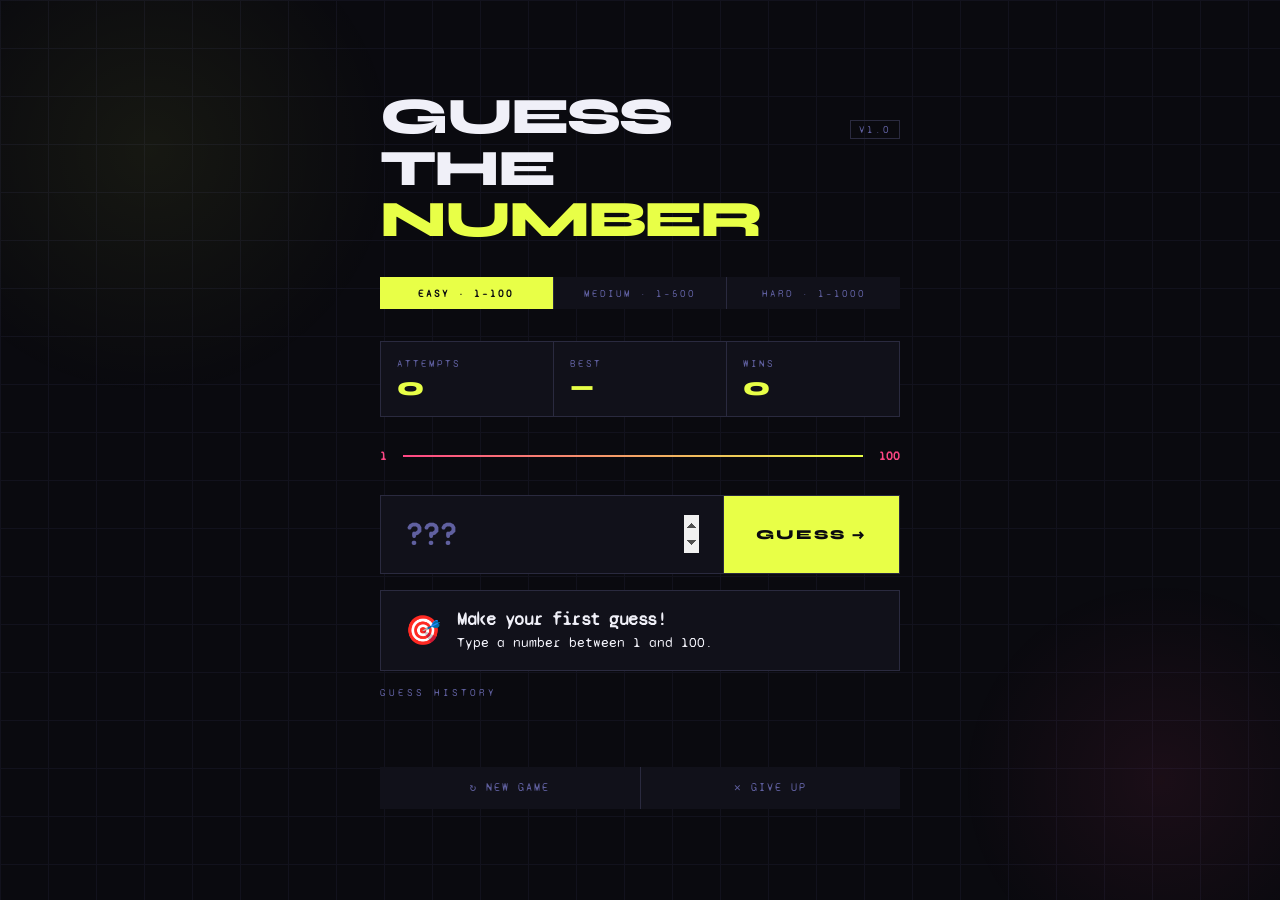
<file: Projec/index.html>
<!DOCTYPE html>
<html lang="en">
<head>
  <meta charset="UTF-8" />
  <meta name="viewport" content="width=device-width, initial-scale=1.0"/>
  <title>Number Guessing Game</title>
  <link href="https://fonts.googleapis.com/css2?family=Syne+Mono&family=Syne:wght@700;800&display=swap" rel="stylesheet"/>
  <link href="style.css" rel="stylesheet" />
</head>
<body>
<div class="orb2"></div>

<!-- Win Overlay -->
<div class="win-overlay" id="winOverlay">
  <div class="win-number" id="winNumber">42</div>
  <div class="win-text">🎉 You got it!</div>
  <div class="win-sub" id="winSub">Solved in 5 guesses</div>
  <button class="win-play-again" onclick="startNewGame()">Play Again</button>
</div>

<div class="wrapper">
  <div class="header">
    <h1>Guess the <span>Number</span></h1>
    <span class="tag">v1.0</span>
  </div>

  <!-- Difficulty -->
  <div class="difficulty">
    <button class="diff-btn active" data-range="100" onclick="setDifficulty(this, 100)">Easy · 1–100</button>
    <button class="diff-btn" data-range="500" onclick="setDifficulty(this, 500)">Medium · 1–500</button>
    <button class="diff-btn" data-range="1000" onclick="setDifficulty(this, 1000)">Hard · 1–1000</button>
  </div>

  <!-- Stats -->
  <div class="stats">
    <div class="stat">
      <span class="stat-label">Attempts</span>
      <span class="stat-value" id="attemptsVal">0</span>
    </div>
    <div class="stat">
      <span class="stat-label">Best</span>
      <span class="stat-value" id="bestVal">—</span>
    </div>
    <div class="stat">
      <span class="stat-label">Wins</span>
      <span class="stat-value" id="winsVal">0</span>
    </div>
  </div>

  <!-- Range bar -->
  <div class="range-bar">
    <span class="range-num" id="rangeLow">1</span>
    <div class="range-track">
      <div class="range-fill" id="rangeFill"></div>
      <div class="range-pointer" id="rangePointer"></div>
    </div>
    <span class="range-num" id="rangeHigh">100</span>
  </div>

  <!-- Input -->
  <div class="input-area">
    <input
      class="guess-input"
      id="guessInput"
      type="number"
      placeholder="???"
      min="1"
      autocomplete="off"
    />
    <button class="guess-btn" id="guessBtn" onclick="makeGuess()">Guess →</button>
  </div>

  <!-- Feedback -->
  <div class="feedback" id="feedback">
    <span class="feedback-icon">🎯</span>
    <div class="feedback-text">
      <strong>Make your first guess!</strong>
      Type a number and hit Guess.
    </div>
  </div>

  <!-- History -->
  <div class="history-label">Guess History</div>
  <div class="history" id="history"></div>

  <!-- Actions -->
  <div class="actions">
    <button class="action-btn" onclick="startNewGame()">↻ New Game</button>
    <button class="action-btn danger" onclick="giveUp()">✕ Give Up</button>
  </div>
</div>

<script src="script.js"></script>

</body>
</html>
</file>
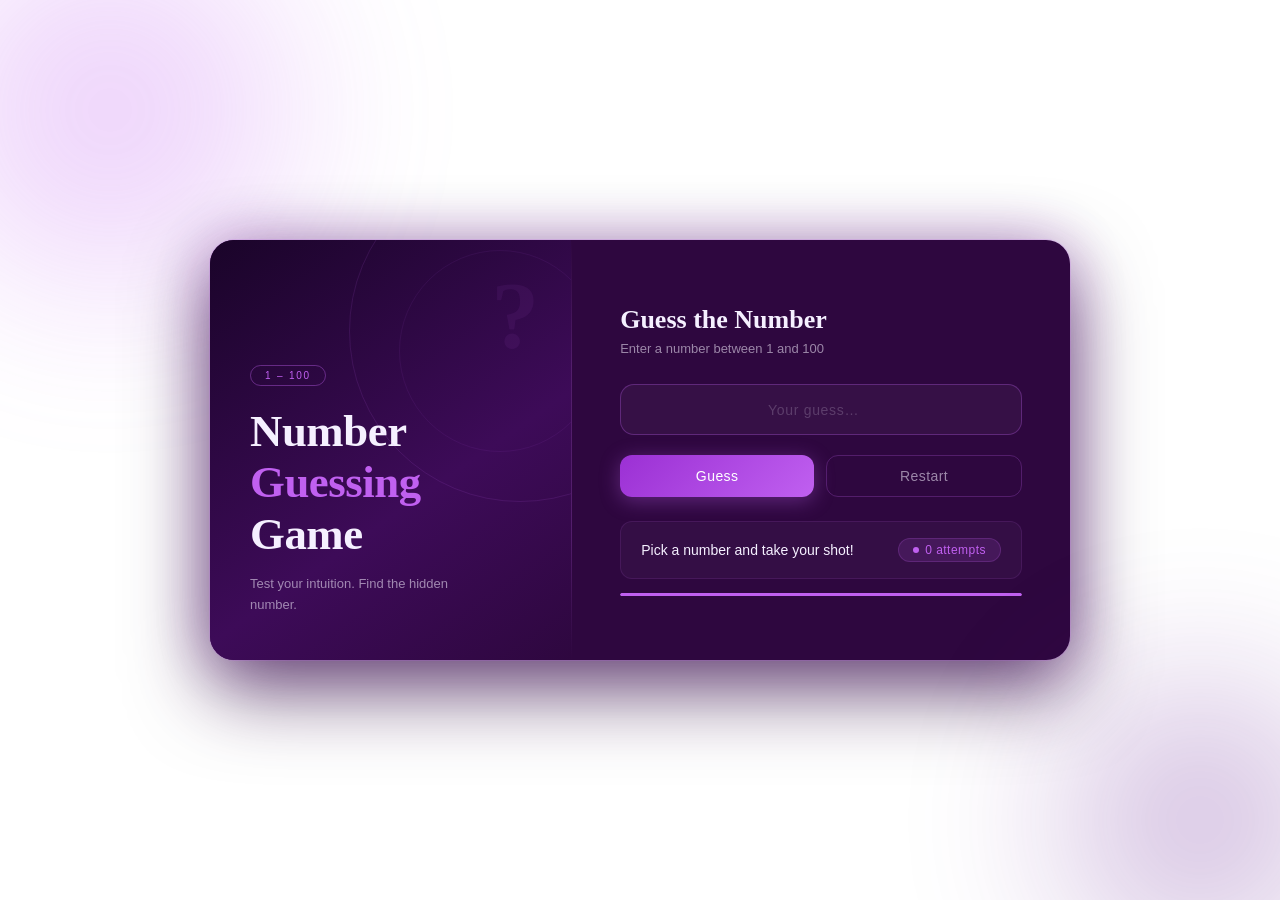
<file: Projec/Second Game/numberGuessingGame.html>
<!DOCTYPE html>
<html lang="en">
<head>
    <meta charset="UTF-8">
    <meta name="viewport" content="width=device-width, initial-scale=1.0">
    <link rel="stylesheet" href="style.css" />
    <title>Number Guessing Game</title>
</head>
<body>

    <!-- <div class="great-div">
        <div class="parent-container">
            <div class="main-heading-div left-panel">
                <h2><span>Number</span> <br/> Guessing Game</h2>
            </div>

            <div class="main-container right-panel">
                    <div class="heading-div">
                        <h4>Guess the Number</h4>
                        <p>Enter a number between 1 to 100</p>
                    </div>

                    <div class="input-number-div">
                        <input type="text" id="guessInput" />
                    </div>

                    <div class="btn-div">
                        <button onclick="checkGuess()">Guess</button>
                        <button onclick="resetGame()">Restart</button>
                    </div>

                    <div class="result-div">
                        <p id="message"></p>
                    </div>
                    
                    <div class="attemts-div">
                        <p id="attempts">Attempts: 0</p>
                    </div>

                    <p id="right-message"> &#169 Create and Designed By Vivek Gupta</p>
            </div>
        </div>
    </div> -->

    <script src="script.js"></script>
  

    <div class="card">
    <!-- Left Panel -->
    <div class="left-panel">
        <div class="decorative-number" id="decorNum">?</div>
        <div class="badge">1 – 100</div>
        <h1>Number<br><span>Guessing</span><br>Game</h1>
        <p class="tagline">Test your intuition. Find the hidden number.</p>
    </div>
 
    <div class="divider"></div>
 
    <!-- Right Panel -->
    <div class="right-panel">
        <div class="game-title">Guess the Number</div>
        <div class="game-subtitle">Enter a number between 1 and 100</div>
 
        <div class="input-wrap">
            <input type="number" id="guessInput" min="1" max="100" placeholder="Your guess…" />
        </div>
 
        <div class="btn-row">
            <button class="btn btn-primary" id="guessBtn">Guess</button>
            <button class="btn btn-secondary" id="restartBtn">Restart</button>
        </div>
 
        <div class="feedback-area">
            <span class="result-text" id="resultText">Pick a number and take your shot!</span>
            <div class="attempts-badge">
                <div class="dot" id="dot"></div>
                <span id="attemptsText">0 attempts</span>
            </div>
        </div>
 
        <div class="range-hint">
            <div class="bar" id="rangeBar"></div>
        </div>
    </div>
    </div>
    
</body>
</html>
</file>
<file: Projec/style.css>
*, *::before, *::after { box-sizing: border-box; margin: 0; padding: 0; }

    :root {
      --bg: #0a0a0f;
      --panel: #11111a;
      --border: #2a2a3f;
      --accent: #e8ff47;
      --accent2: #ff4785;
      --text: #f0f0f8;
      --muted: #6060a0;
      --correct: #47ffb2;
      --wrong-high: #ff6b47;
      --wrong-low: #479eff;
      --radius: 4px;
    }

    body {
      background: var(--bg);
      color: var(--text);
      font-family: 'Syne', sans-serif;
      min-height: 100vh;
      display: flex;
      align-items: center;
      justify-content: center;
      padding: 2rem;
      position: relative;
      overflow: hidden;
    }

    /* Background grid */
    body::before {
      content: '';
      position: fixed;
      inset: 0;
      background-image:
        linear-gradient(var(--border) 1px, transparent 1px),
        linear-gradient(90deg, var(--border) 1px, transparent 1px);
      background-size: 48px 48px;
      opacity: 0.3;
      pointer-events: none;
    }

    /* Glow orbs */
    body::after {
      content: '';
      position: fixed;
      width: 500px; height: 500px;
      border-radius: 50%;
      background: radial-gradient(circle, rgba(232,255,71,0.06) 0%, transparent 70%);
      top: -100px; left: -100px;
      pointer-events: none;
    }

    .orb2 {
      position: fixed;
      width: 400px; height: 400px;
      border-radius: 50%;
      background: radial-gradient(circle, rgba(255,71,133,0.07) 0%, transparent 70%);
      bottom: -80px; right: -80px;
      pointer-events: none;
    }

    .wrapper {
      width: 100%;
      max-width: 520px;
      position: relative;
      z-index: 1;
    }

    /* Header */
    .header {
      margin-bottom: 2rem;
      display: flex;
      align-items: baseline;
      gap: 1rem;
    }
    .header h1 {
      font-size: clamp(2rem, 6vw, 3.2rem);
      font-weight: 800;
      letter-spacing: -2px;
      line-height: 1;
      text-transform: uppercase;
    }
    .header h1 span { color: var(--accent); }
    .tag {
      font-family: 'Syne Mono', monospace;
      font-size: 0.65rem;
      color: var(--muted);
      border: 1px solid var(--border);
      padding: 2px 8px;
      letter-spacing: 2px;
      text-transform: uppercase;
    }

    /* Stat row */
    .stats {
      display: grid;
      grid-template-columns: repeat(3, 1fr);
      gap: 1px;
      background: var(--border);
      border: 1px solid var(--border);
      margin-bottom: 2rem;
    }
    .stat {
      background: var(--panel);
      padding: 1rem;
      display: flex;
      flex-direction: column;
      gap: 4px;
    }
    .stat-label {
      font-family: 'Syne Mono', monospace;
      font-size: 0.6rem;
      letter-spacing: 2px;
      color: var(--muted);
      text-transform: uppercase;
    }
    .stat-value {
      font-size: 1.6rem;
      font-weight: 800;
      letter-spacing: -1px;
      line-height: 1;
      color: var(--accent);
      font-variant-numeric: tabular-nums;
    }

    /* Range display */
    .range-bar {
      display: flex;
      align-items: center;
      gap: 1rem;
      margin-bottom: 2rem;
      font-family: 'Syne Mono', monospace;
      font-size: 0.75rem;
    }
    .range-num { color: var(--accent2); font-weight: 700; }
    .range-track {
      flex: 1;
      height: 2px;
      background: var(--border);
      position: relative;
    }
    .range-fill {
      position: absolute;
      height: 100%;
      background: linear-gradient(90deg, var(--accent2), var(--accent));
      transition: left 0.4s ease, right 0.4s ease;
      left: 0; right: 0;
    }
    .range-pointer {
      position: absolute;
      top: 50%;
      transform: translate(-50%, -50%);
      width: 10px; height: 10px;
      background: var(--accent);
      clip-path: polygon(50% 0%, 100% 100%, 0% 100%);
      transition: left 0.4s ease;
      left: 50%;
      display: none;
    }

    /* Input area */
    .input-area {
      display: flex;
      gap: 1px;
      background: var(--border);
      border: 1px solid var(--border);
      margin-bottom: 1rem;
    }
    .guess-input {
      flex: 1;
      background: var(--panel);
      border: none;
      outline: none;
      font-family: 'Syne Mono', monospace;
      font-size: 2rem;
      font-weight: 700;
      color: var(--text);
      padding: 1.2rem 1.5rem;
      letter-spacing: -1px;
      caret-color: var(--accent);
      width: 0;
    }
    .guess-input::placeholder { color: var(--muted); }
    .guess-input:disabled { opacity: 0.5; cursor: not-allowed; }

    .guess-btn {
      background: var(--accent);
      border: none;
      color: #0a0a0f;
      font-family: 'Syne', sans-serif;
      font-weight: 800;
      font-size: 0.85rem;
      letter-spacing: 2px;
      text-transform: uppercase;
      padding: 0 2rem;
      cursor: pointer;
      transition: background 0.15s, transform 0.1s;
      white-space: nowrap;
    }
    .guess-btn:hover:not(:disabled) { background: #f5ff80; }
    .guess-btn:active:not(:disabled) { transform: scale(0.97); }
    .guess-btn:disabled { opacity: 0.4; cursor: not-allowed; }

    /* Feedback */
    .feedback {
      min-height: 4rem;
      display: flex;
      align-items: center;
      gap: 1rem;
      padding: 1rem 1.5rem;
      border: 1px solid var(--border);
      background: var(--panel);
      margin-bottom: 1rem;
      transition: all 0.3s;
      overflow: hidden;
    }
    .feedback-icon {
      font-size: 1.8rem;
      flex-shrink: 0;
      animation: pop 0.3s cubic-bezier(0.36, 0.07, 0.19, 0.97);
    }
    @keyframes pop {
      0%   { transform: scale(0.3) rotate(-10deg); opacity: 0; }
      60%  { transform: scale(1.3) rotate(4deg); }
      100% { transform: scale(1) rotate(0deg); opacity: 1; }
    }
    .feedback-text {
      font-family: 'Syne Mono', monospace;
      font-size: 0.85rem;
      line-height: 1.5;
    }
    .feedback-text strong {
      display: block;
      font-size: 1.1rem;
      letter-spacing: -0.5px;
    }
    .feedback.correct { border-color: var(--correct); }
    .feedback.high    { border-color: var(--wrong-high); }
    .feedback.low     { border-color: var(--wrong-low); }

    /* History */
    .history-label {
      font-family: 'Syne Mono', monospace;
      font-size: 0.6rem;
      letter-spacing: 3px;
      color: var(--muted);
      text-transform: uppercase;
      margin-bottom: 0.5rem;
    }
    .history {
      display: flex;
      flex-wrap: wrap;
      gap: 6px;
      min-height: 36px;
      margin-bottom: 1.5rem;
    }
    .guess-chip {
      font-family: 'Syne Mono', monospace;
      font-size: 0.75rem;
      padding: 4px 10px;
      border: 1px solid;
      letter-spacing: 1px;
      animation: slideIn 0.25s ease;
    }
    @keyframes slideIn {
      from { opacity: 0; transform: translateY(-6px); }
      to   { opacity: 1; transform: translateY(0); }
    }
    .chip-high  { border-color: var(--wrong-high); color: var(--wrong-high); }
    .chip-low   { border-color: var(--wrong-low);  color: var(--wrong-low); }
    .chip-correct { border-color: var(--correct); color: var(--correct); }

    /* Action buttons */
    .actions { display: flex; gap: 1px; background: var(--border); }
    .action-btn {
      flex: 1;
      background: var(--panel);
      border: none;
      color: var(--muted);
      font-family: 'Syne Mono', monospace;
      font-size: 0.7rem;
      letter-spacing: 2px;
      text-transform: uppercase;
      padding: 0.9rem;
      cursor: pointer;
      transition: color 0.15s, background 0.15s;
    }
    .action-btn:hover { color: var(--text); background: #1a1a2a; }
    .action-btn.danger:hover { color: var(--accent2); }

    /* Win overlay */
    .win-overlay {
      display: none;
      position: fixed;
      inset: 0;
      background: rgba(10,10,15,0.85);
      backdrop-filter: blur(8px);
      z-index: 100;
      align-items: center;
      justify-content: center;
      flex-direction: column;
      gap: 2rem;
      text-align: center;
      padding: 2rem;
    }
    .win-overlay.show { display: flex; }
    .win-number {
      font-size: clamp(4rem, 15vw, 8rem);
      font-weight: 800;
      color: var(--accent);
      letter-spacing: -4px;
      line-height: 1;
      animation: zoomIn 0.5s cubic-bezier(0.34, 1.56, 0.64, 1);
    }
    @keyframes zoomIn {
      from { transform: scale(0.3); opacity: 0; }
      to   { transform: scale(1); opacity: 1; }
    }
    .win-text {
      font-size: 1.5rem;
      font-weight: 800;
      text-transform: uppercase;
      letter-spacing: -1px;
    }
    .win-sub {
      font-family: 'Syne Mono', monospace;
      color: var(--muted);
      font-size: 0.85rem;
      letter-spacing: 1px;
    }
    .win-play-again {
      background: var(--accent);
      border: none;
      color: #0a0a0f;
      font-family: 'Syne', sans-serif;
      font-weight: 800;
      font-size: 1rem;
      letter-spacing: 2px;
      text-transform: uppercase;
      padding: 1rem 3rem;
      cursor: pointer;
      transition: background 0.15s, transform 0.1s;
    }
    .win-play-again:hover { background: #f5ff80; transform: scale(1.03); }

    /* Shake animation */
    @keyframes shake {
      0%, 100% { transform: translateX(0); }
      20%       { transform: translateX(-8px); }
      40%       { transform: translateX(8px); }
      60%       { transform: translateX(-5px); }
      80%       { transform: translateX(5px); }
    }
    .shake { animation: shake 0.4s ease; }

    /* Difficulty pills */
    .difficulty {
      display: flex;
      gap: 1px;
      background: var(--border);
      margin-bottom: 2rem;
    }
    .diff-btn {
      flex: 1;
      background: var(--panel);
      border: none;
      color: var(--muted);
      font-family: 'Syne Mono', monospace;
      font-size: 0.65rem;
      letter-spacing: 2px;
      text-transform: uppercase;
      padding: 0.6rem;
      cursor: pointer;
      transition: all 0.15s;
    }
    .diff-btn:hover { color: var(--text); }
    .diff-btn.active {
      background: var(--accent);
      color: #0a0a0f;
      font-weight: 700;
    }
</file>
<file: Projec/Second Game/style.css>
/* * {
    margin: 0;
    padding: 0;
    box-sizing: border-box;
}

.great-div {
    width: 100%;
    height: 100vh;
    display: flex;
    flex-direction: column;
    justify-content: center;
    align-items: center;
}

.parent-container {
    width: 70%;
    height: 60%;
    display: flex;
    justify-content: space-evenly;
    padding: 1rem;
    background: #2E073F;
    color: white;
    box-shadow: -20px 10px 90px #2e073f(248, 245, 245, 0.74);
    border-radius: 1rem;
}

.main-heading-div {
    width: 40%;
    text-align: left;
    display: flex;
    justify-content: left;
    align-items: center;
}

.left-panel h2 {
    font-size: 48px;
}

.left-panel h2 span {
    color: #9b30d4;
}

.main-container {
    width: 40%;
    display: flex;
    flex-direction: column;
    justify-content: center;
    align-items: center;
    text-align: center;
}

.heading-div, .input-number-div, .btn-div, .result-div, .attemts-div {
    margin: 10px 0px;
}

.heading-div h4 {
    font-size: 24px;
    margin: 16px 0px;
    font-family:system-ui, -apple-system, BlinkMacSystemFont, 'Segoe UI', Roboto, Oxygen, Ubuntu, Cantarell, 'Open Sans', 'Helvetica Neue', sans-serif;
}

.input-number-div input {
    background: transparent;
    border: none;
    border: 1px solid white;
    padding: 10px;
    border-radius: 16px;
    width: 240px;
    color: white;
}

.btn-div button {
    width: 70px;
    height: 32px;
    border: none;
    background-color: transparent;
    border: 1px solid white;
    color: white;
    border-radius: 16px;
}

.btn-div button:hover {
    background: white;
    color: #2E073F;
    cursor: pointer;
    transition: 2ms all;
}

#right-message {
    font-size: 10px;
    color: rgba(255, 255, 255, 0.402);
} */












         :root {
            --purple-bg: #7A1CAC;
            --deep-purple: #2E073F;
            --mid-purple: #4a0e6b;
            --light-purple: #9b30d4;
            --accent: #c060f0;
            --glow: rgba(192, 96, 240, 0.4);
            --white: #f5f0ff;
            --white-dim: rgba(245, 240, 255, 0.55);
        }
 
        * {
            margin: 0;
            padding: 0;
            box-sizing: border-box;
        }
 
        body {
            /* background-color: var(--purple-bg); */
            min-height: 100vh;
            display: flex;
            align-items: center;
            justify-content: center;
            font-family: 'DM Sans', sans-serif;
            overflow: hidden;
        }
 
        /* Animated background orbs */
        body::before, body::after {
            content: '';
            position: fixed;
            border-radius: 50%;
            filter: blur(80px);
            opacity: 0.35;
            animation: float 8s ease-in-out infinite;
            pointer-events: none;
        }
        body::before {
            width: 420px; height: 420px;
            background: radial-gradient(circle, #c060f0, transparent);
            top: -100px; left: -100px;
        }
        body::after {
            width: 320px; height: 320px;
            background: radial-gradient(circle, #5a0e8c, transparent);
            bottom: -80px; right: -80px;
            animation-delay: -4s;
        }
 
        @keyframes float {
            0%, 100% { transform: translateY(0) scale(1); }
            50% { transform: translateY(30px) scale(1.06); }
        }
 
        /* Card */
        .card {
            display: flex;
            width: min(860px, 92vw);
            min-height: 420px;
            background: var(--deep-purple);
            border-radius: 24px;
            overflow: hidden;
            box-shadow:
                0 0 0 1px rgba(192, 96, 240, 0.18),
                0 30px 80px rgba(46, 7, 63, 0.7),
                0 0 60px rgba(122, 28, 172, 0.3);
            animation: slideUp 0.6s cubic-bezier(0.22, 1, 0.36, 1) both;
        }
 
        @keyframes slideUp {
            from { opacity: 0; transform: translateY(32px); }
            to   { opacity: 1; transform: translateY(0); }
        }
 
        /* Left Panel */
        .left-panel {
            width: 42%;
            background: linear-gradient(145deg, #1a0429 0%, #3d0b58 60%, #2E073F 100%);
            display: flex;
            flex-direction: column;
            justify-content: flex-end;
            padding: 44px 40px;
            position: relative;
            overflow: hidden;
        }
 
        /* Decorative rings */
        .left-panel::before {
            content: '';
            position: absolute;
            width: 340px; height: 340px;
            border-radius: 50%;
            border: 1px solid rgba(192, 96, 240, 0.12);
            top: -80px; right: -120px;
        }
        .left-panel::after {
            content: '';
            position: absolute;
            width: 200px; height: 200px;
            border-radius: 50%;
            border: 1px solid rgba(192, 96, 240, 0.08);
            top: 10px; right: -30px;
        }
 
        .left-panel .badge {
            display: inline-block;
            font-size: 10px;
            letter-spacing: 0.18em;
            text-transform: uppercase;
            color: var(--accent);
            border: 1px solid rgba(192, 96, 240, 0.4);
            border-radius: 100px;
            padding: 4px 14px;
            margin-bottom: 20px;
            width: fit-content;
        }
 
        .left-panel h1 {
            font-family: 'Playfair Display', serif;
            font-size: clamp(2rem, 3.5vw, 2.8rem);
            font-weight: 900;
            color: var(--white);
            line-height: 1.15;
            letter-spacing: -0.01em;
        }
 
        .left-panel h1 span {
            color: var(--accent);
        }
 
        .left-panel .tagline {
            margin-top: 14px;
            font-size: 13px;
            color: var(--white-dim);
            line-height: 1.6;
            max-width: 200px;
        }
 
        .decorative-number {
            position: absolute;
            top: 28px; right: 32px;
            font-family: 'Playfair Display', serif;
            font-size: 96px;
            font-weight: 900;
            color: rgba(192, 96, 240, 0.07);
            line-height: 1;
            user-select: none;
        }
 
        /* Divider */
        .divider {
            width: 1px;
            background: linear-gradient(to bottom, transparent, rgba(192,96,240,0.25) 30%, rgba(192,96,240,0.25) 70%, transparent);
        }
 
        /* Right Panel */
        .right-panel {
            flex: 1;
            display: flex;
            flex-direction: column;
            justify-content: center;
            padding: 44px 48px;
            gap: 0;
        }
 
        .game-title {
            font-family: 'Playfair Display', serif;
            font-size: 26px;
            font-weight: 700;
            color: var(--white);
            margin-bottom: 6px;
        }
 
        .game-subtitle {
            font-size: 13px;
            color: var(--white-dim);
            margin-bottom: 28px;
        }
 
        /* Input */
        .input-wrap {
            position: relative;
            margin-bottom: 20px;
        }
 
        .input-wrap input {
            width: 100%;
            background: rgba(255,255,255,0.04);
            border: 1px solid rgba(192, 96, 240, 0.3);
            border-radius: 14px;
            padding: 14px 20px;
            font-size: 18px;
            font-family: 'Playfair Display', serif;
            font-weight: 700;
            color: var(--white);
            text-align: center;
            letter-spacing: 0.08em;
            outline: none;
            transition: border-color 0.25s, box-shadow 0.25s, background 0.25s;
        }
 
        .input-wrap input::placeholder {
            color: rgba(245,240,255,0.2);
            font-family: 'DM Sans', sans-serif;
            font-weight: 300;
            font-size: 14px;
            letter-spacing: 0.05em;
        }
 
        .input-wrap input:focus {
            border-color: var(--accent);
            background: rgba(192,96,240,0.08);
            box-shadow: 0 0 0 3px rgba(192,96,240,0.15), 0 0 20px rgba(192,96,240,0.1);
        }
 
        /* Buttons */
        .btn-row {
            display: flex;
            gap: 12px;
            margin-bottom: 24px;
        }
 
        .btn {
            flex: 1;
            padding: 12px 0;
            border-radius: 12px;
            border: none;
            font-family: 'DM Sans', sans-serif;
            font-size: 14px;
            font-weight: 500;
            cursor: pointer;
            letter-spacing: 0.03em;
            transition: all 0.2s;
        }
 
        .btn-primary {
            background: linear-gradient(135deg, #9b30d4, #c060f0);
            color: #fff;
            box-shadow: 0 4px 20px rgba(192, 96, 240, 0.35);
        }
 
        .btn-primary:hover {
            transform: translateY(-2px);
            box-shadow: 0 8px 28px rgba(192, 96, 240, 0.5);
        }
 
        .btn-primary:active {
            transform: translateY(0);
        }
 
        .btn-secondary {
            background: transparent;
            color: var(--white-dim);
            border: 1px solid rgba(192, 96, 240, 0.25);
        }
 
        .btn-secondary:hover {
            background: rgba(192,96,240,0.08);
            color: var(--white);
            border-color: rgba(192,96,240,0.5);
        }
 
        /* Feedback */
        .feedback-area {
            background: rgba(255,255,255,0.03);
            border: 1px solid rgba(192,96,240,0.12);
            border-radius: 12px;
            padding: 16px 20px;
            display: flex;
            align-items: center;
            justify-content: space-between;
            gap: 12px;
            min-height: 56px;
        }
 
        .result-text {
            font-size: 14px;
            color: var(--white);
            font-weight: 400;
            transition: color 0.3s;
        }
 
        .result-text.hint-high { color: #f87171; }
        .result-text.hint-low  { color: #60bffa; }
        .result-text.win       { color: #86efac; }
 
        .attempts-badge {
            display: flex;
            align-items: center;
            gap: 6px;
            background: rgba(192,96,240,0.12);
            border: 1px solid rgba(192,96,240,0.2);
            border-radius: 100px;
            padding: 4px 14px;
            white-space: nowrap;
        }
 
        .attempts-badge .dot {
            width: 6px; height: 6px;
            border-radius: 50%;
            background: var(--accent);
        }
 
        .attempts-badge span {
            font-size: 12px;
            color: var(--accent);
            font-weight: 500;
            letter-spacing: 0.04em;
        }
 
        /* Range hint bar */
        .range-hint {
            margin-top: 14px;
            height: 3px;
            background: rgba(255,255,255,0.06);
            border-radius: 100px;
            overflow: hidden;
        }
 
        .range-hint .bar {
            height: 100%;
            background: linear-gradient(90deg, var(--accent), #c060f0);
            border-radius: 100px;
            width: 100%;
            transform-origin: left;
            transition: transform 0.4s cubic-bezier(0.22, 1, 0.36, 1);
        }
 
        @keyframes pulse {
            0%, 100% { opacity: 1; }
            50% { opacity: 0.5; }
        }
 
        .win .dot { animation: pulse 1s infinite; background: #86efac; }
 
        /* Responsive */
        @media (max-width: 600px) {
            .left-panel { display: none; }
            .divider { display: none; }
            .right-panel { padding: 36px 28px; }
        }
</file>
